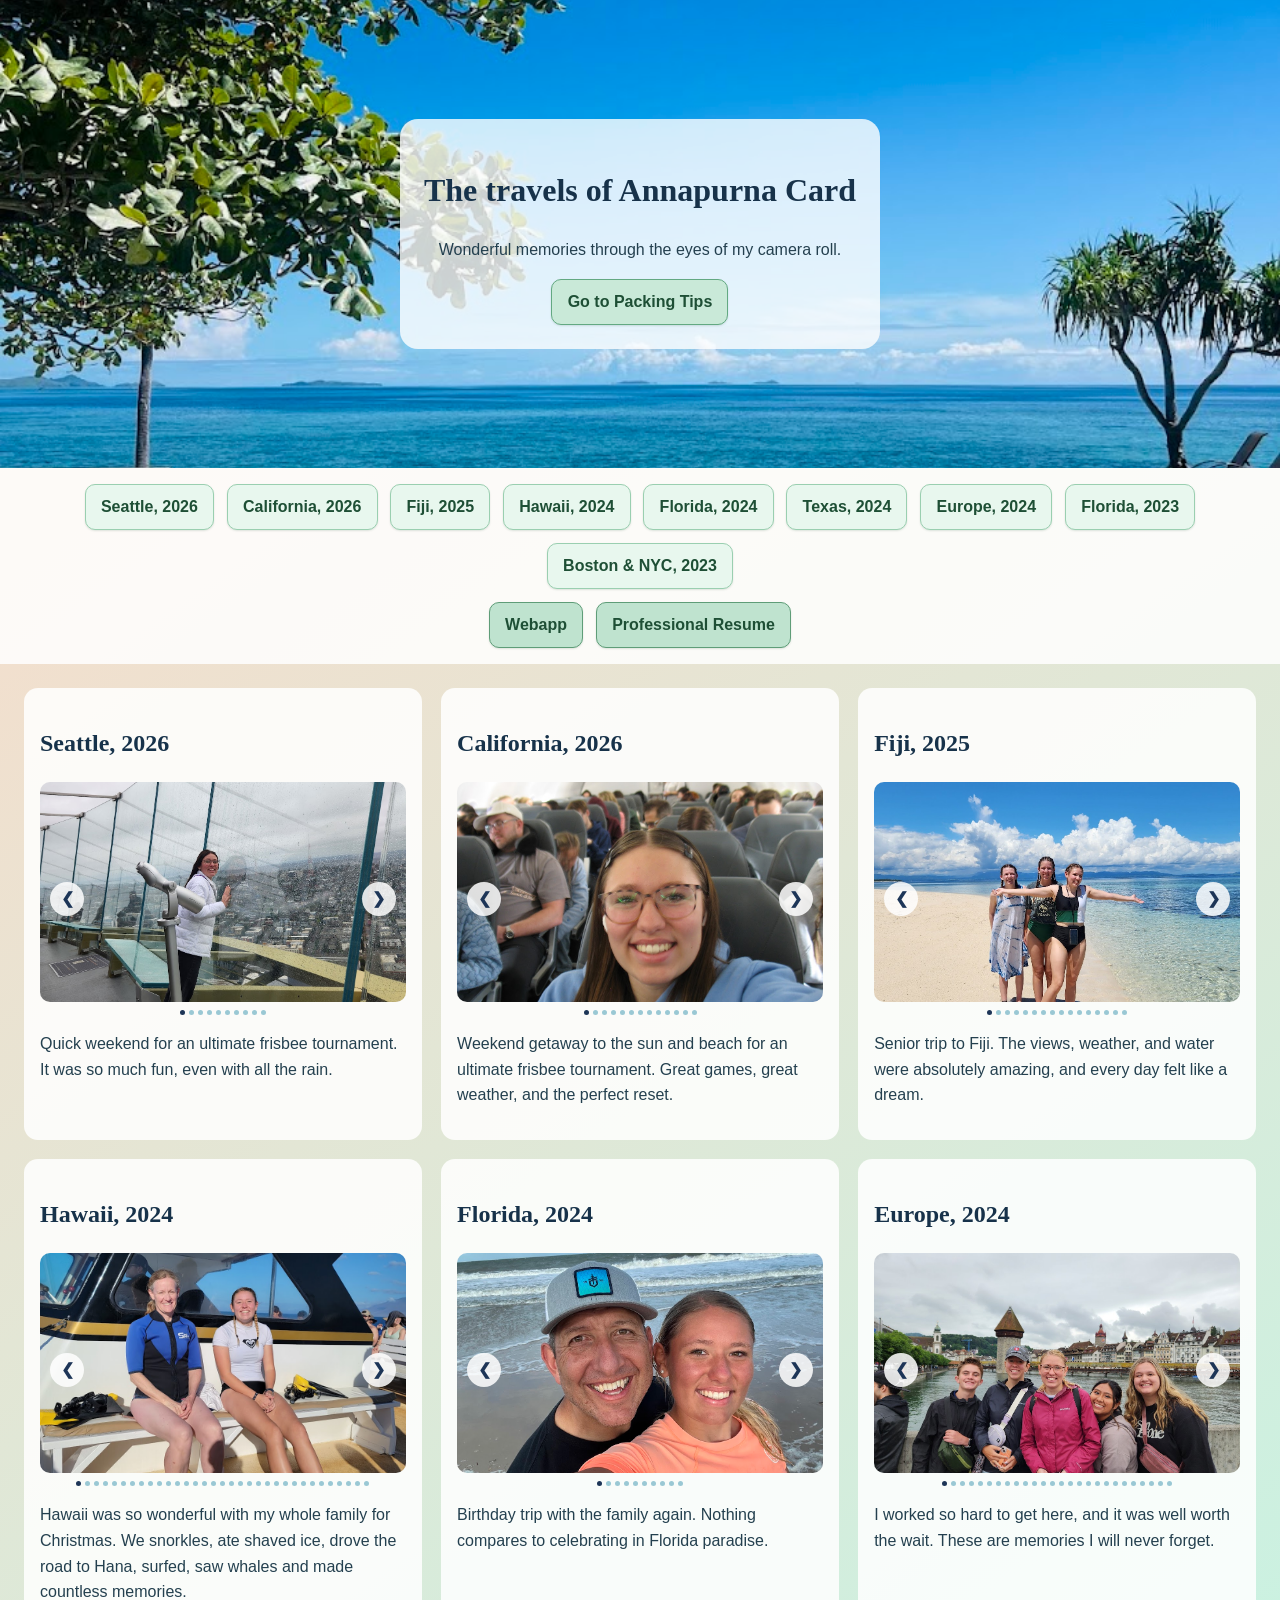
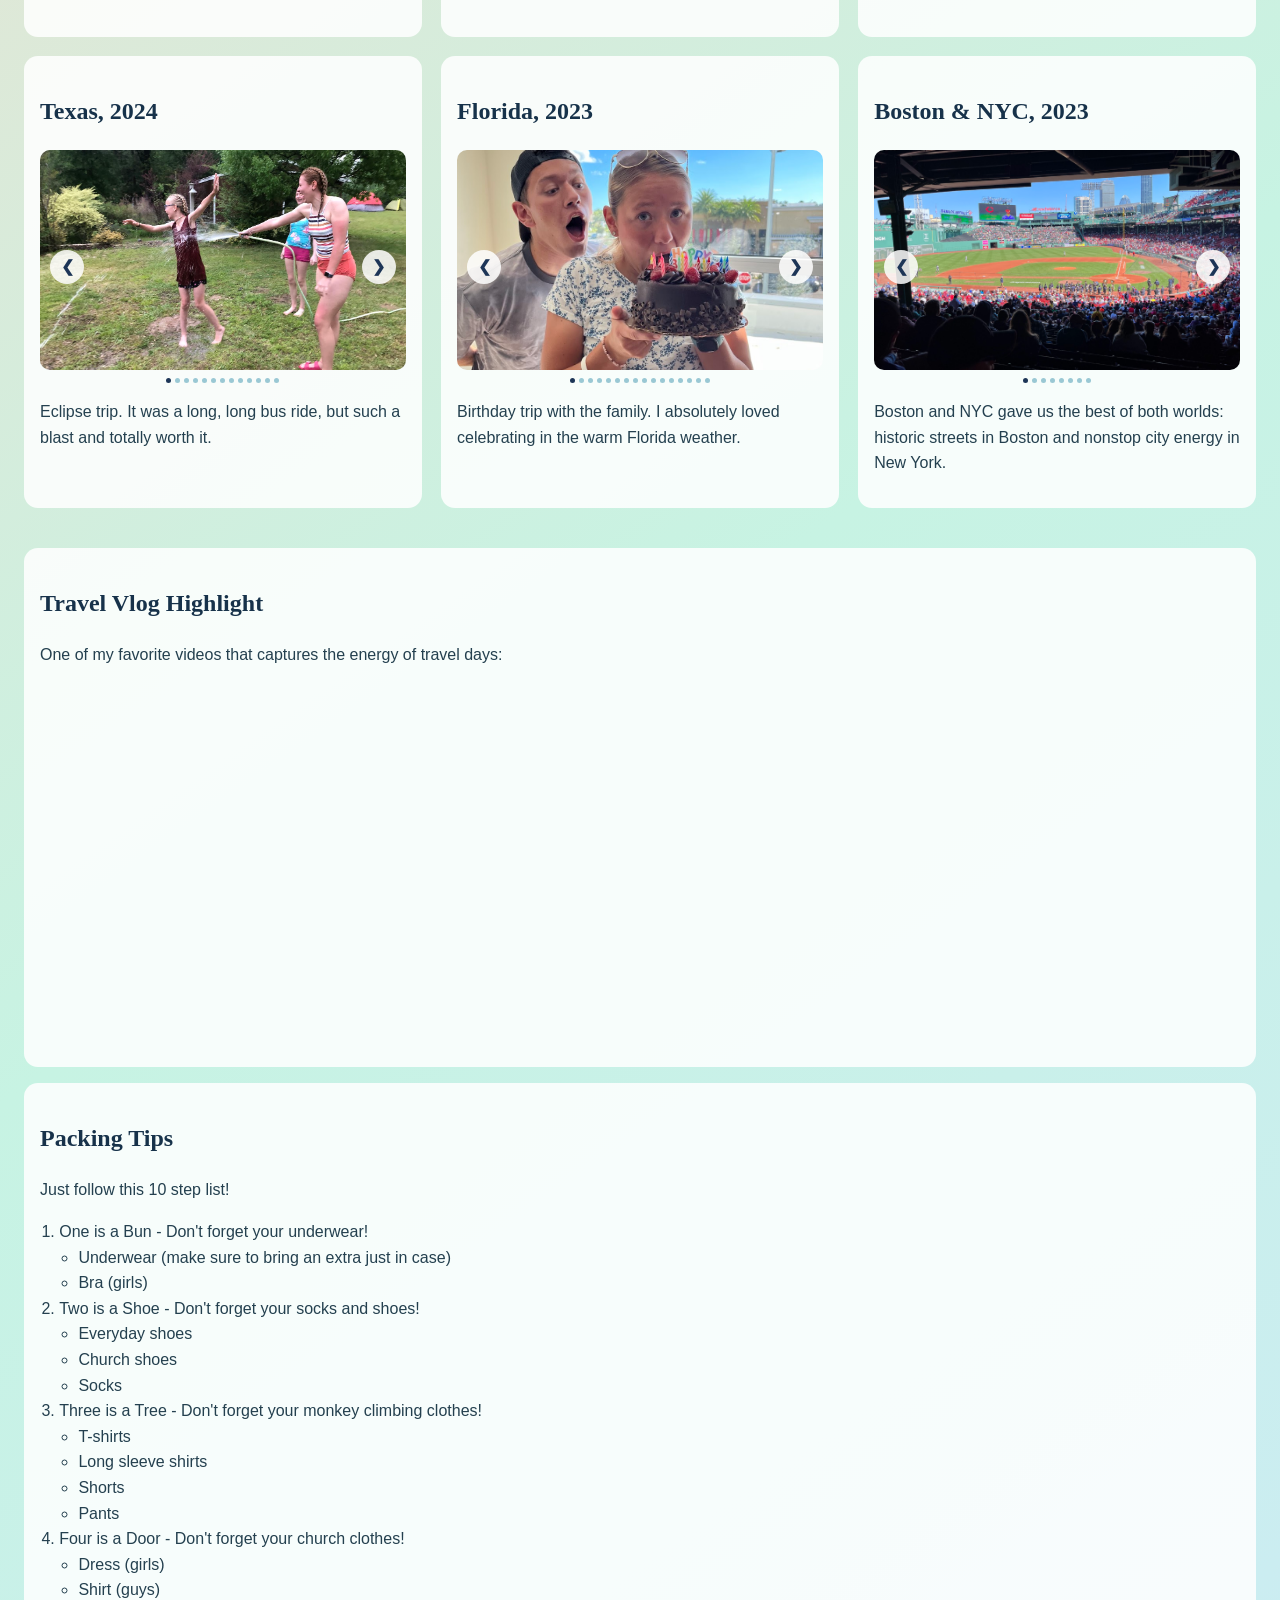
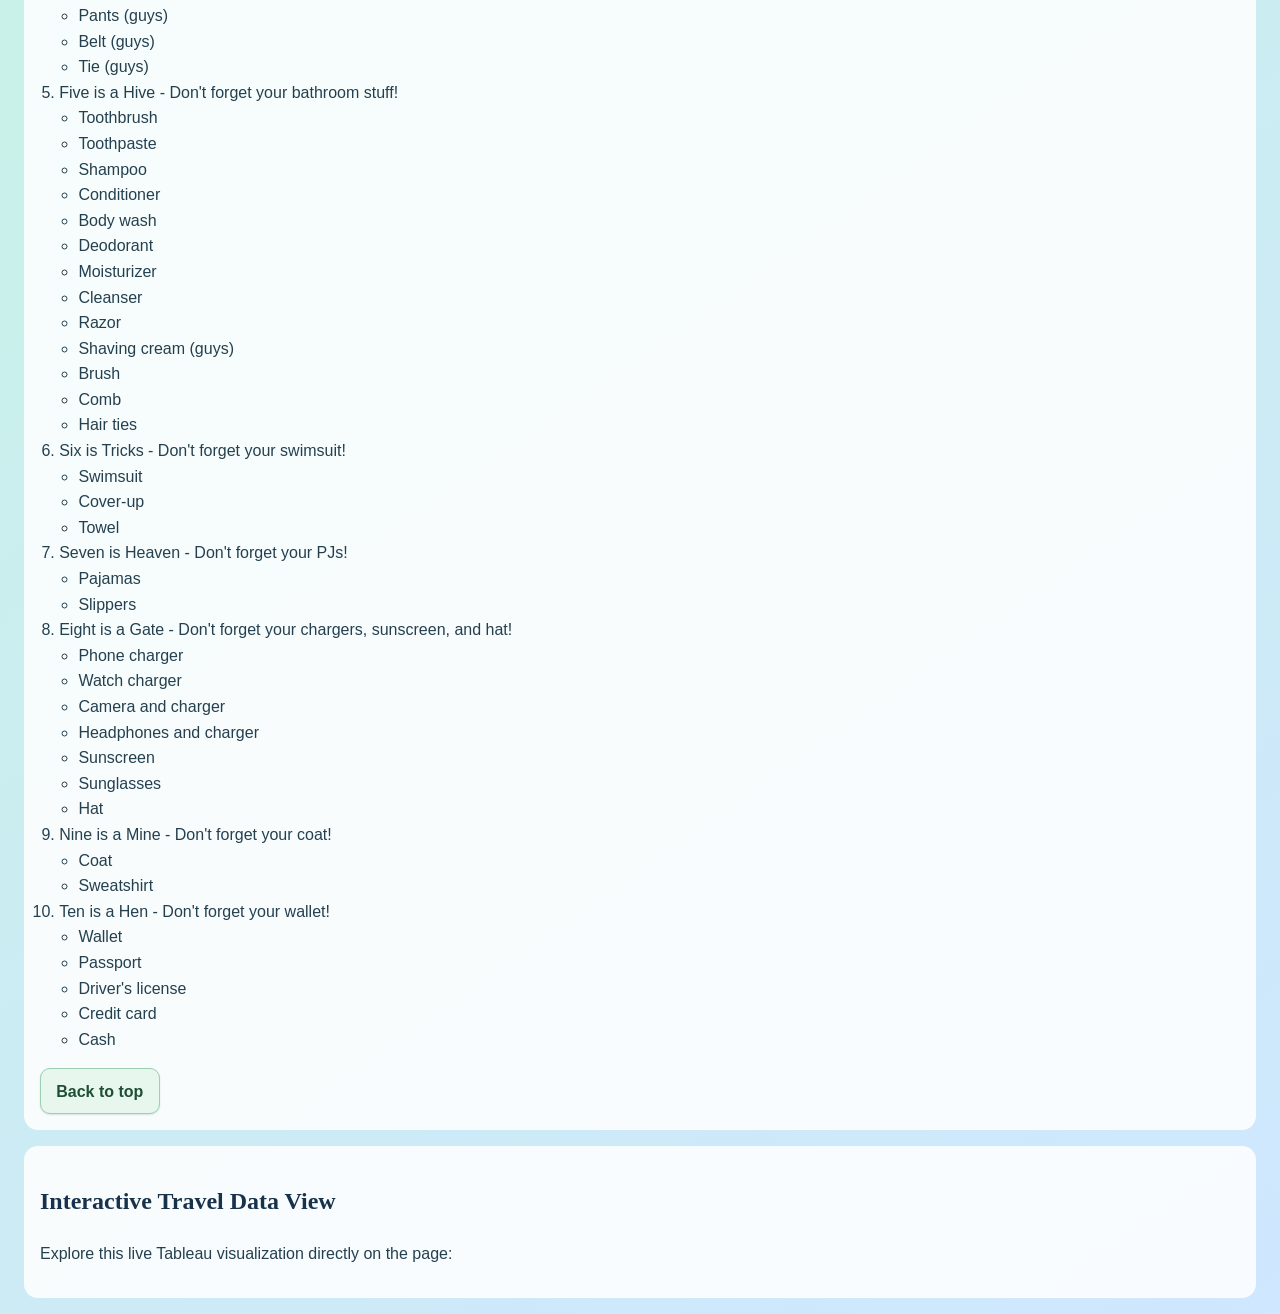
<file: index.html>
﻿<!DOCTYPE html>
<html lang="en">
<head>
  <meta charset="UTF-8" />
  <meta name="viewport" content="width=device-width, initial-scale=1.0" />
  <title>The travels of Annapurna Card | Travel Blog</title>
  <link rel="stylesheet" href="travel-styles.css" />
</head>
<body>
  <header class="hero">
    <div class="hero-overlay">
      <h1 id="top">The travels of Annapurna Card</h1>
      <p>Wonderful memories through the eyes of my camera roll.</p>
      <a class="cta-button" href="#packing-tips">Go to Packing Tips</a>
    </div>
  </header>

  <nav class="main-nav">
    <a class="nav-button" href="#seattle">Seattle, 2026</a>
    <a class="nav-button" href="#california">California, 2026</a>
    <a class="nav-button" href="#fiji">Fiji, 2025</a>
    <a class="nav-button" href="#hawaii">Hawaii, 2024</a>
    <a class="nav-button" href="#florida-2024">Florida, 2024</a>
    <a class="nav-button" href="#texas-2024">Texas, 2024</a>
    <a class="nav-button" href="#europe">Europe, 2024</a>
    <a class="nav-button" href="#florida-2023">Florida, 2023</a>
    <a class="nav-button" href="#boston-nyc-2023">Boston &amp; NYC, 2023</a>
    <div class="nav-secondary">
      <a class="nav-button alt" href="https://carda1-06.github.io/Baby-AFZ/" target="_blank" rel="noopener noreferrer">Webapp</a>
      <a class="nav-button alt" href="professional.html">Professional Resume</a>
    </div>
  </nav>

  <main>
    <div class="content-grid">
      <div class="location-card" id="seattle">
        <h2>Seattle, 2026</h2>
        <div class="carousel" data-carousel>
          <div class="carousel-track">
            <img class="carousel-slide active" src="images/all/seattle-1.jpg" alt="Seattle 2026 photo 1" />
            <img class="carousel-slide" src="images/all/seattle-2.jpg" alt="Seattle 2026 photo 2" />
            <img class="carousel-slide" src="images/all/seattle-3.jpg" alt="Seattle 2026 photo 3" />
            <img class="carousel-slide" src="images/all/seattle-4.jpg" alt="Seattle 2026 photo 4" />
            <img class="carousel-slide" src="images/all/seattle-5.jpg" alt="Seattle 2026 photo 5" />
            <img class="carousel-slide" src="images/all/seattle-6.jpg" alt="Seattle 2026 photo 6" />
            <img class="carousel-slide" src="images/all/seattle-7.jpg" alt="Seattle 2026 photo 7" />
            <img class="carousel-slide" src="images/all/seattle-8.jpg" alt="Seattle 2026 photo 8" />
            <img class="carousel-slide" src="images/all/seattle-9.jpg" alt="Seattle 2026 photo 9" />
            <img class="carousel-slide" src="images/all/seattle-10.jpg" alt="Seattle 2026 photo 10" />
          </div>
          <button class="carousel-btn prev" type="button" aria-label="Previous Seattle photo">&#10094;</button>
          <button class="carousel-btn next" type="button" aria-label="Next Seattle photo">&#10095;</button>
          <div class="carousel-dots"></div>
        </div>
        <p>
          Quick weekend for an ultimate frisbee tournament. It was so much fun, even
          with all the rain.
        </p>
      </div>

      <div class="location-card" id="california">
        <h2>California, 2026</h2>
        <div class="carousel" data-carousel>
          <div class="carousel-track">
            <img class="carousel-slide active" src="images/all/california-1.jpg" alt="California 2026 photo 1" />
            <img class="carousel-slide" src="images/all/california-2.jpg" alt="California 2026 photo 3" />
            <img class="carousel-slide" src="images/all/california-3.jpg" alt="California 2026 photo 4" />
            <img class="carousel-slide" src="images/all/california-4.jpg" alt="California 2026 photo 5" />
            <img class="carousel-slide" src="images/all/california-5.jpg" alt="California 2026 photo 6" />
            <img class="carousel-slide" src="images/all/california-6.jpg" alt="California 2026 photo 7" />
            <img class="carousel-slide" src="images/all/california-7.jpg" alt="California 2026 photo 8" />
            <img class="carousel-slide" src="images/all/california-8.jpg" alt="California 2026 photo 9" />
            <img class="carousel-slide" src="images/all/california-9.jpg" alt="California 2026 photo 10" />
            <img class="carousel-slide" src="images/all/california-10.jpg" alt="California 2026 photo 11" />
            <img class="carousel-slide" src="images/all/california-11.jpg" alt="California 2026 photo 12" />
            <img class="carousel-slide" src="images/all/california-12.jpg" alt="California 2026 photo 13" />
            <img class="carousel-slide" src="images/all/california-13.jpg" alt="California 2026 photo 14" />
          </div>
          <button class="carousel-btn prev" type="button" aria-label="Previous California photo">&#10094;</button>
          <button class="carousel-btn next" type="button" aria-label="Next California photo">&#10095;</button>
          <div class="carousel-dots"></div>
        </div>
        <p>
          Weekend getaway to the sun and beach for an ultimate frisbee tournament.
          Great games, great weather, and the perfect reset.
        </p>
      </div>

      <div class="location-card" id="fiji">
        <h2>Fiji, 2025</h2>
        <div class="carousel" data-carousel>
          <div class="carousel-track">
            <img class="carousel-slide active" src="images/all/fiji-1.jpg" alt="Fiji 2025 photo 1" />
            <img class="carousel-slide" src="images/all/fiji-2.jpg" alt="Fiji 2025 photo 2" />
            <img class="carousel-slide" src="images/all/fiji-3.jpg" alt="Fiji 2025 photo 3" />
            <img class="carousel-slide" src="images/all/fiji-4.jpg" alt="Fiji 2025 photo 4" />
            <img class="carousel-slide" src="images/all/fiji-5.jpg" alt="Fiji 2025 photo 5" />
            <img class="carousel-slide" src="images/all/fiji-6.jpg" alt="Fiji 2025 photo 6" />
            <img class="carousel-slide" src="images/all/fiji-7.jpg" alt="Fiji 2025 photo 7" />
            <img class="carousel-slide" src="images/all/fiji-8.jpg" alt="Fiji 2025 photo 8" />
            <img class="carousel-slide" src="images/all/fiji-9.jpg" alt="Fiji 2025 photo 9" />
            <img class="carousel-slide" src="images/all/fiji-10.jpg" alt="Fiji 2025 photo 10" />
            <img class="carousel-slide" src="images/all/fiji-11.jpg" alt="Fiji 2025 photo 11" />
            <img class="carousel-slide shift-up" src="images/all/fiji-12.jpg" alt="Fiji 2025 photo 12" />
            <img class="carousel-slide" src="images/all/fiji-13.jpg" alt="Fiji 2025 photo 13" />
            <img class="carousel-slide" src="images/all/fiji-14.jpg" alt="Fiji 2025 photo 14" />
            <img class="carousel-slide" src="images/all/fiji-15.jpg" alt="Fiji 2025 photo 15" />
            <img class="carousel-slide" src="images/all/fiji-16.jpg" alt="Fiji 2025 photo 16" />
          </div>
          <button class="carousel-btn prev" type="button" aria-label="Previous Fiji photo">&#10094;</button>
          <button class="carousel-btn next" type="button" aria-label="Next Fiji photo">&#10095;</button>
          <div class="carousel-dots"></div>
        </div>
        <p>
          Senior trip to Fiji. The views, weather, and water were absolutely amazing,
          and every day felt like a dream.
        </p>
      </div>

      <div class="location-card" id="hawaii">
        <h2>Hawaii, 2024</h2>
        <div class="carousel" data-carousel>
          <div class="carousel-track">
            <img class="carousel-slide active" src="images/all/hawaii-1.jpg" alt="Hawaii 2024 photo 1" />
            <img class="carousel-slide" src="images/all/hawaii-2.jpg" alt="Hawaii 2024 photo 2" />
            <img class="carousel-slide" src="images/all/hawaii-3.jpg" alt="Hawaii 2024 photo 3" />
            <img class="carousel-slide shift-up" src="images/all/hawaii-4.jpg" alt="Hawaii 2024 photo 4" />
            <img class="carousel-slide" src="images/all/hawaii-5.jpg" alt="Hawaii 2024 photo 5" />
            <img class="carousel-slide" src="images/all/hawaii-6.jpg" alt="Hawaii 2024 photo 6" />
            <img class="carousel-slide" src="images/all/hawaii-7.jpg" alt="Hawaii 2024 photo 7" />
            <img class="carousel-slide" src="images/all/hawaii-8.jpg" alt="Hawaii 2024 photo 9" />
            <img class="carousel-slide" src="images/all/hawaii-9.jpg" alt="Hawaii 2024 photo 10" />
            <img class="carousel-slide" src="images/all/hawaii-10.jpg" alt="Hawaii 2024 photo 11" />
            <img class="carousel-slide" src="images/all/hawaii-11.jpg" alt="Hawaii 2024 photo 12" />
            <img class="carousel-slide" src="images/all/hawaii-12.jpg" alt="Hawaii 2024 photo 13" />
            <img class="carousel-slide" src="images/all/hawaii-13.jpg" alt="Hawaii 2024 photo 14" />
            <img class="carousel-slide" src="images/all/hawaii-14.jpg" alt="Hawaii 2024 photo 15" />
            <img class="carousel-slide" src="images/all/hawaii-15.jpg" alt="Hawaii 2024 photo 16" />
            <img class="carousel-slide" src="images/all/hawaii-16.jpg" alt="Hawaii 2024 photo 17" />
            <img class="carousel-slide" src="images/all/hawaii-17.jpg" alt="Hawaii 2024 photo 18" />
            <img class="carousel-slide" src="images/all/hawaii-18.jpg" alt="Hawaii 2024 photo 19" />
            <img class="carousel-slide" src="images/all/hawaii-19.jpg" alt="Hawaii 2024 photo 20" />
            <img class="carousel-slide" src="images/all/hawaii-20.jpg" alt="Hawaii 2024 photo 21" />
            <img class="carousel-slide" src="images/all/hawaii-21.jpg" alt="Hawaii 2024 photo 22" />
            <img class="carousel-slide shift-up" src="images/all/hawaii-22.jpg" alt="Hawaii 2024 photo 23" />
            <img class="carousel-slide" src="images/all/hawaii-23.jpg" alt="Hawaii 2024 photo 24" />
            <img class="carousel-slide" src="images/all/hawaii-24.jpg" alt="Hawaii 2024 photo 25" />
            <img class="carousel-slide" src="images/all/hawaii-25.jpg" alt="Hawaii 2024 photo 26" />
            <img class="carousel-slide" src="images/all/hawaii-26.jpg" alt="Hawaii 2024 photo 27" />
            <img class="carousel-slide" src="images/all/hawaii-27.jpg" alt="Hawaii 2024 photo 28" />
            <img class="carousel-slide" src="images/all/hawaii-28.jpg" alt="Hawaii 2024 photo 29" />
            <img class="carousel-slide" src="images/all/hawaii-29.jpg" alt="Hawaii 2024 photo 30" />
            <img class="carousel-slide" src="images/all/hawaii-30.jpg" alt="Hawaii 2024 photo 31" />
            <img class="carousel-slide" src="images/all/hawaii-31.jpg" alt="Hawaii 2024 photo 32" />
            <img class="carousel-slide" src="images/all/hawaii-32.jpg" alt="Hawaii 2024 photo 33" />
            <img class="carousel-slide" src="images/all/hawaii-33.png" alt="Hawaii 2024 photo 34" />
          </div>
          <button class="carousel-btn prev" type="button" aria-label="Previous Hawaii photo">&#10094;</button>
          <button class="carousel-btn next" type="button" aria-label="Next Hawaii photo">&#10095;</button>
          <div class="carousel-dots"></div>
        </div>
        <p>
          Hawaii was so wonderful with my whole family for Christmas. We snorkles, ate shaved ice, drove the road to Hana, surfed, saw whales
          and made countless memories. 
        </p>
      </div>

      <div class="location-card" id="florida-2024">
        <h2>Florida, 2024</h2>
        <div class="carousel" data-carousel>
          <div class="carousel-track">
            <img class="carousel-slide active" src="images/all/florida-2024-1.jpg" alt="Florida 2024 photo 1" />
            <img class="carousel-slide" src="images/all/florida-2024-2.jpg" alt="Florida 2024 photo 2" />
            <img class="carousel-slide" src="images/all/florida-2024-3.jpg" alt="Florida 2024 photo 3" />
            <img class="carousel-slide" src="images/all/florida-2024-4.png" alt="Florida 2024 photo 4" />
            <img class="carousel-slide" src="images/all/florida-2024-5.jpg" alt="Florida 2024 photo 5" />
            <img class="carousel-slide" src="images/all/florida-2024-6.jpg" alt="Florida 2024 photo 6" />
            <img class="carousel-slide" src="images/all/florida-2024-7.jpg" alt="Florida 2024 photo 7" />
            <img class="carousel-slide" src="images/all/florida-2024-8.jpg" alt="Florida 2024 photo 8" />
            <img class="carousel-slide" src="images/all/florida-2024-9.jpg" alt="Florida 2024 photo 9" />
            <img class="carousel-slide" src="images/all/florida-2024-10.jpg" alt="Florida 2024 photo 10" />
          </div>
          <button class="carousel-btn prev" type="button" aria-label="Previous Florida 2024 photo">&#10094;</button>
          <button class="carousel-btn next" type="button" aria-label="Next Florida 2024 photo">&#10095;</button>
          <div class="carousel-dots"></div>
        </div>
        <p>
          Birthday trip with the family again. Nothing compares to celebrating in
          Florida paradise.
        </p>
      </div>

      <div class="location-card" id="europe">
        <h2>Europe, 2024</h2>
        <div class="carousel" data-carousel>
          <div class="carousel-track">
            <img class="carousel-slide active" src="images/all/europe-1.jpg" alt="Europe 2024 photo 1" />
            <img class="carousel-slide" src="images/all/europe-2.jpg" alt="Europe 2024 photo 2" />
            <img class="carousel-slide" src="images/all/europe-3.jpg" alt="Europe 2024 photo 3" />
            <img class="carousel-slide" src="images/all/europe-4.jpg" alt="Europe 2024 photo 4" />
            <img class="carousel-slide" src="images/all/europe-5.jpg" alt="Europe 2024 photo 5" />
            <img class="carousel-slide" src="images/all/europe-6.jpg" alt="Europe 2024 photo 6" />
            <img class="carousel-slide" src="images/all/europe-7.jpg" alt="Europe 2024 photo 7" />
            <img class="carousel-slide" src="images/all/europe-8.jpg" alt="Europe 2024 photo 8" />
            <img class="carousel-slide" src="images/all/europe-9.jpg" alt="Europe 2024 photo 9" />
            <img class="carousel-slide" src="images/all/europe-10.jpg" alt="Europe 2024 photo 10" />
            <img class="carousel-slide" src="images/all/europe-11.jpg" alt="Europe 2024 photo 11" />
            <img class="carousel-slide" src="images/all/europe-12.jpg" alt="Europe 2024 photo 12" />
            <img class="carousel-slide" src="images/all/europe-13.jpg" alt="Europe 2024 photo 13" />
            <img class="carousel-slide" src="images/all/europe-14.jpg" alt="Europe 2024 photo 14" />
            <img class="carousel-slide" src="images/all/europe-15.jpg" alt="Europe 2024 photo 15" />
            <img class="carousel-slide" src="images/all/europe-16.jpg" alt="Europe 2024 photo 16" />
            <img class="carousel-slide" src="images/all/europe-17.jpg" alt="Europe 2024 photo 17" />
            <img class="carousel-slide" src="images/all/europe-18.jpg" alt="Europe 2024 photo 18" />
            <img class="carousel-slide" src="images/all/europe-19.jpg" alt="Europe 2024 photo 19" />
            <img class="carousel-slide" src="images/all/europe-20.jpg" alt="Europe 2024 photo 20" />
            <img class="carousel-slide" src="images/all/europe-21.jpg" alt="Europe 2024 photo 21" />
            <img class="carousel-slide" src="images/all/europe-22.jpg" alt="Europe 2024 photo 22" />
            <img class="carousel-slide" src="images/all/europe-23.jpg" alt="Europe 2024 photo 23" />
            <img class="carousel-slide" src="images/all/europe-24.jpg" alt="Europe 2024 photo 24" />
            <img class="carousel-slide" src="images/all/europe-25.jpg" alt="Europe 2024 photo 25" />
            <img class="carousel-slide" src="images/all/europe-26.jpg" alt="Europe 2024 photo 26" />
          </div>
          <button class="carousel-btn prev" type="button" aria-label="Previous Europe photo">&#10094;</button>
          <button class="carousel-btn next" type="button" aria-label="Next Europe photo">&#10095;</button>
          <div class="carousel-dots"></div>
        </div>
        <p>
          I worked so hard to get here, and it was well worth the wait. These are
          memories I will never forget.
        </p>
      </div>

      <div class="location-card" id="texas-2024">
        <h2>Texas, 2024</h2>
        <div class="carousel" data-carousel>
          <div class="carousel-track">
            <img class="carousel-slide active" src="images/all/texas-2024-1.jpg" alt="Texas 2024 photo 1" />
            <img class="carousel-slide" src="images/all/texas-2024-2.jpg" alt="Texas 2024 photo 2" />
            <img class="carousel-slide" src="images/all/texas-2024-3.jpg" alt="Texas 2024 photo 3" />
            <img class="carousel-slide" src="images/all/texas-2024-4.jpg" alt="Texas 2024 photo 4" />
            <img class="carousel-slide" src="images/all/texas-2024-5.jpg" alt="Texas 2024 photo 5" />
            <img class="carousel-slide" src="images/all/texas-2024-6.jpg" alt="Texas 2024 photo 6" />
            <img class="carousel-slide" src="images/all/texas-2024-7.jpg" alt="Texas 2024 photo 7" />
            <img class="carousel-slide" src="images/all/texas-2024-8.jpg" alt="Texas 2024 photo 8" />
            <img class="carousel-slide" src="images/all/texas-2024-9.jpg" alt="Texas 2024 photo 9" />
            <img class="carousel-slide" src="images/all/texas-2024-10.jpg" alt="Texas 2024 photo 10" />
            <img class="carousel-slide" src="images/all/texas-2024-11.jpg" alt="Texas 2024 photo 11" />
            <img class="carousel-slide" src="images/all/texas-2024-12.jpg" alt="Texas 2024 photo 12" />
            <img class="carousel-slide" src="images/all/texas-2024-13.jpg" alt="Texas 2024 photo 13" />
          </div>
          <button class="carousel-btn prev" type="button" aria-label="Previous Texas photo">&#10094;</button>
          <button class="carousel-btn next" type="button" aria-label="Next Texas photo">&#10095;</button>
          <div class="carousel-dots"></div>
        </div>
        <p>
          Eclipse trip. It was a long, long bus ride, but such a blast and totally
          worth it.
        </p>
      </div>

      <div class="location-card" id="florida-2023">
        <h2>Florida, 2023</h2>
        <div class="carousel" data-carousel>
          <div class="carousel-track">
            <img class="carousel-slide active shift-up" src="images/all/florida-2023-4.jpg" alt="Florida 2023 photo 1" />
            <img class="carousel-slide" src="images/all/florida-2023-2.jpg" alt="Florida 2023 photo 2" />
            <img class="carousel-slide" src="images/all/florida-2023-3.jpg" alt="Florida 2023 photo 3" />
            <img class="carousel-slide" src="images/all/florida-2023-1.jpg" alt="Florida 2023 photo 4" />
            <img class="carousel-slide" src="images/all/florida-2023-5.jpg" alt="Florida 2023 photo 5" />
            <img class="carousel-slide" src="images/all/florida-2023-6.jpg" alt="Florida 2023 photo 6" />
            <img class="carousel-slide" src="images/all/florida-2023-7.jpg" alt="Florida 2023 photo 7" />
            <img class="carousel-slide" src="images/all/florida-2023-8.jpg" alt="Florida 2023 photo 8" />
            <img class="carousel-slide" src="images/all/florida-2023-9.jpg" alt="Florida 2023 photo 9" />
            <img class="carousel-slide" src="images/all/florida-2023-10.jpg" alt="Florida 2023 photo 10" />
            <img class="carousel-slide" src="images/all/florida-2023-11.jpg" alt="Florida 2023 photo 11" />
            <img class="carousel-slide" src="images/all/florida-2023-12.jpg" alt="Florida 2023 photo 12" />
            <img class="carousel-slide" src="images/all/florida-2023-13.jpg" alt="Florida 2023 photo 13" />
            <img class="carousel-slide" src="images/all/florida-2023-14.jpg" alt="Florida 2023 photo 14" />
            <img class="carousel-slide" src="images/all/florida-2023-15.jpg" alt="Florida 2023 photo 15" />
            <img class="carousel-slide shift-up" src="images/all/florida-2023-16.jpg" alt="Florida 2023 photo 16" />
          </div>
          <button class="carousel-btn prev" type="button" aria-label="Previous Florida 2023 photo">&#10094;</button>
          <button class="carousel-btn next" type="button" aria-label="Next Florida 2023 photo">&#10095;</button>
          <div class="carousel-dots"></div>
        </div>
        <p>
          Birthday trip with the family. I absolutely loved celebrating in the warm
          Florida weather.
        </p>
      </div>

      <div class="location-card" id="boston-nyc-2023">
        <h2>Boston &amp; NYC, 2023</h2>
        <div class="carousel" data-carousel>
          <div class="carousel-track">
            <img class="carousel-slide active" src="images/all/boston-nyc-2023-7.jpg" alt="Statue of Liberty visit during the Boston and NYC 2023 trip" />
            <img class="carousel-slide" src="images/all/boston-nyc-2023-8.jpg" alt="Boston and NYC 2023 trip photo" />
            <img class="carousel-slide" src="images/all/boston-nyc-2023-1.jpg" alt="New York waterfront skyline during the Boston and NYC 2023 trip" />
            <img class="carousel-slide" src="images/all/boston-nyc-2023-2.jpg" alt="Group photo in Boston during the 2023 trip" />
            <img class="carousel-slide" src="images/all/boston-nyc-2023-3.jpg" alt="Boston Marathon scene during the 2023 trip" />
            <img class="carousel-slide" src="images/all/boston-nyc-2023-4.jpg" alt="Times Square in New York City during the 2023 trip" />
            <img class="carousel-slide" src="images/all/boston-nyc-2023-5.jpg" alt="New York City skyline selfie from the 2023 trip" />
            <img class="carousel-slide" src="images/all/boston-nyc-2023-6.jpg" alt="Boston and NYC 2023 trip photo" />
          </div>
          <button class="carousel-btn prev" type="button" aria-label="Previous Boston and NYC photo">&#10094;</button>
          <button class="carousel-btn next" type="button" aria-label="Next Boston and NYC photo">&#10095;</button>
          <div class="carousel-dots"></div>
        </div>
        <p>
          Boston and NYC gave us the best of both worlds: historic streets in Boston
          and nonstop city energy in New York.
        </p>
      </div>
    </div>

    <div class="media-section">
      <h2>Travel Vlog Highlight</h2>
      <p>One of my favorite videos that captures the energy of travel days:</p>
      <iframe
        width="560"
        height="315"
        src="https://www.youtube.com/embed/mH0SHAM8suk?si=4f0q_Fjfeonb6sWp"
        title="YouTube video player"
        frameborder="0"
        allow="accelerometer; autoplay; clipboard-write; encrypted-media; gyroscope; picture-in-picture; web-share"
        referrerpolicy="strict-origin-when-cross-origin"
        allowfullscreen>
      </iframe>
    </div>

    <div class="tips-section" id="packing-tips">
      <h2>Packing Tips</h2>
      <p>Just follow this 10 step list!</p>
      <ol>
        <li>
          One is a Bun - Don't forget your underwear!
          <ul>
            <li>Underwear (make sure to bring an extra just in case)</li>
            <li>Bra (girls)</li>

          </ul>
        </li>
        <li>
          Two is a Shoe - Don't forget your socks and shoes!
          <ul>
            <li>Everyday shoes</li>
            <li>Church shoes</li>
            <li>Socks</li>
          </ul>
        </li>
        <li>
          Three is a Tree - Don't forget your monkey climbing clothes!
          <ul>
            <li>T-shirts</li>
            <li>Long sleeve shirts</li>
            <li>Shorts</li>
            <li>Pants</li>
          </ul>
        </li>
        <li> Four is a Door - Don't forget your church clothes!</li>
            <ul>
                <li>Dress (girls)</li>
                <li>Shirt (guys)</li>
                <li>Pants (guys)</li>
                <li>Belt (guys)</li>
                <li>Tie (guys)</li>
             </ul>
        <li>Five is a Hive - Don't forget your bathroom stuff!</li>
        <ul> 
            <li>Toothbrush</li> 
            <li>Toothpaste</li>
            <li>Shampoo</li>
            <li>Conditioner</li>
            <li>Body wash</li>
            <li>Deodorant</li>
            <li>Moisturizer</li>
            <li>Cleanser</li>
            <li>Razor</li>
            <li>Shaving cream (guys)</li>
            <li>Brush</li>
            <li>Comb</li>
            <li>Hair ties</li>
        </ul>
        <li>Six is Tricks - Don't forget your swimsuit!</li>
        <ul>
            <li>Swimsuit</li>
            <li>Cover-up</li>
            <li>Towel</li>
        </ul>
        <li>Seven is Heaven - Don't forget your PJs!</li>
        <ul>
            <li>Pajamas</li>
            <li>Slippers</li>
        </ul>
        <li>Eight is a Gate - Don't forget your chargers, sunscreen, and hat!</li>
        <ul>
            <li>Phone charger</li>
            <li>Watch charger</li>
            <li>Camera and charger</li>
            <li>Headphones and charger</li>
            <li>Sunscreen</li>
            <li>Sunglasses</li>
            <li>Hat</li>
        </ul>
        <li>Nine is a Mine - Don't forget your coat!</li>
        <ul>
            <li>Coat</li>
            <li>Sweatshirt</li>
        </ul>
        <li>Ten is a Hen - Don't forget your wallet!</li>
        <ul>
            <li>Wallet</li>
            <li>Passport</li>
            <li>Driver's license</li>
            <li>Credit card</li>
            <li>Cash</li>
        </ul>

      </ol>
      <a class="back-to-top" href="#top">Back to top</a>
    </div>

    <div class="tableau-section">
      <h2>Interactive Travel Data View</h2>
      <p>Explore this live Tableau visualization directly on the page:</p>
      <div class='tableauPlaceholder' id='viz1776193511182' style='position: relative'>
        <noscript>
          <a href='#'>
            <img alt=' ' src='https://public.tableau.com/static/images/Th/TheWorldsDependencyontheTravelIndustry/TheWorldsDependencyontheTravelIndustry/1_rss.png' style='border: none' />
          </a>
        </noscript>
        <object class='tableauViz' style='display:none;'>
          <param name='host_url' value='https%3A%2F%2Fpublic.tableau.com%2F' />
          <param name='embed_code_version' value='3' />
          <param name='site_root' value='' />
          <param name='name' value='TheWorldsDependencyontheTravelIndustry/TheWorldsDependencyontheTravelIndustry' />
          <param name='tabs' value='no' />
          <param name='toolbar' value='yes' />
          <param name='static_image' value='https://public.tableau.com/static/images/Th/TheWorldsDependencyontheTravelIndustry/TheWorldsDependencyontheTravelIndustry/1.png' />
          <param name='animate_transition' value='yes' />
          <param name='display_static_image' value='yes' />
          <param name='display_spinner' value='yes' />
          <param name='display_overlay' value='yes' />
          <param name='display_count' value='yes' />
          <param name='language' value='en-US' />
        </object>
      </div>
      <script type='text/javascript'>
        var divElement = document.getElementById('viz1776193511182');
        var vizElement = divElement.getElementsByTagName('object')[0];
        vizElement.style.width = '1350px';
        vizElement.style.height = '1027px';
        var scriptElement = document.createElement('script');
        scriptElement.src = 'https://public.tableau.com/javascripts/api/viz_v1.js';
        vizElement.parentNode.insertBefore(scriptElement, vizElement);
      </script>
    </div>
  </main>
  <script>

    const initializeCarousel = (carousel) => {
      const slides = Array.from(carousel.querySelectorAll(".carousel-slide"));
      const prevBtn = carousel.querySelector(".carousel-btn.prev");
      const nextBtn = carousel.querySelector(".carousel-btn.next");
      const dotsWrap = carousel.querySelector(".carousel-dots");

      if (!slides.length) {
        if (prevBtn) prevBtn.style.display = "none";
        if (nextBtn) nextBtn.style.display = "none";
        if (dotsWrap) dotsWrap.style.display = "none";
        return;
      }

      if (!prevBtn || !nextBtn || !dotsWrap) return;

      let index = slides.findIndex((slide) => slide.classList.contains("active"));
      if (index < 0) index = 0;
      slides.forEach((slide, i) => slide.classList.toggle("active", i === index));
      dotsWrap.innerHTML = "";

      const setActiveSlide = (newIndex) => {
        slides[index].classList.remove("active");
        dotsWrap.children[index].classList.remove("active");
        index = (newIndex + slides.length) % slides.length;
        slides[index].classList.add("active");
        dotsWrap.children[index].classList.add("active");
      };

      slides.forEach((_, i) => {
        const dot = document.createElement("button");
        dot.type = "button";
        dot.className = i === index ? "dot active" : "dot";
        dot.setAttribute("aria-label", "Go to slide " + (i + 1));
        dot.addEventListener("click", () => setActiveSlide(i));
        dotsWrap.appendChild(dot);
      });

      if (slides.length === 1) {
        prevBtn.style.display = "none";
        nextBtn.style.display = "none";
        dotsWrap.style.display = "none";
        return;
      }

      prevBtn.addEventListener("click", () => setActiveSlide(index - 1));
      nextBtn.addEventListener("click", () => setActiveSlide(index + 1));
    };

    const initializeCarousels = () => {
      const carousels = document.querySelectorAll("[data-carousel]");

      for (const carousel of carousels) {
        initializeCarousel(carousel);
      }
    };

    initializeCarousels();
  </script>
</body>
</html>
</file>
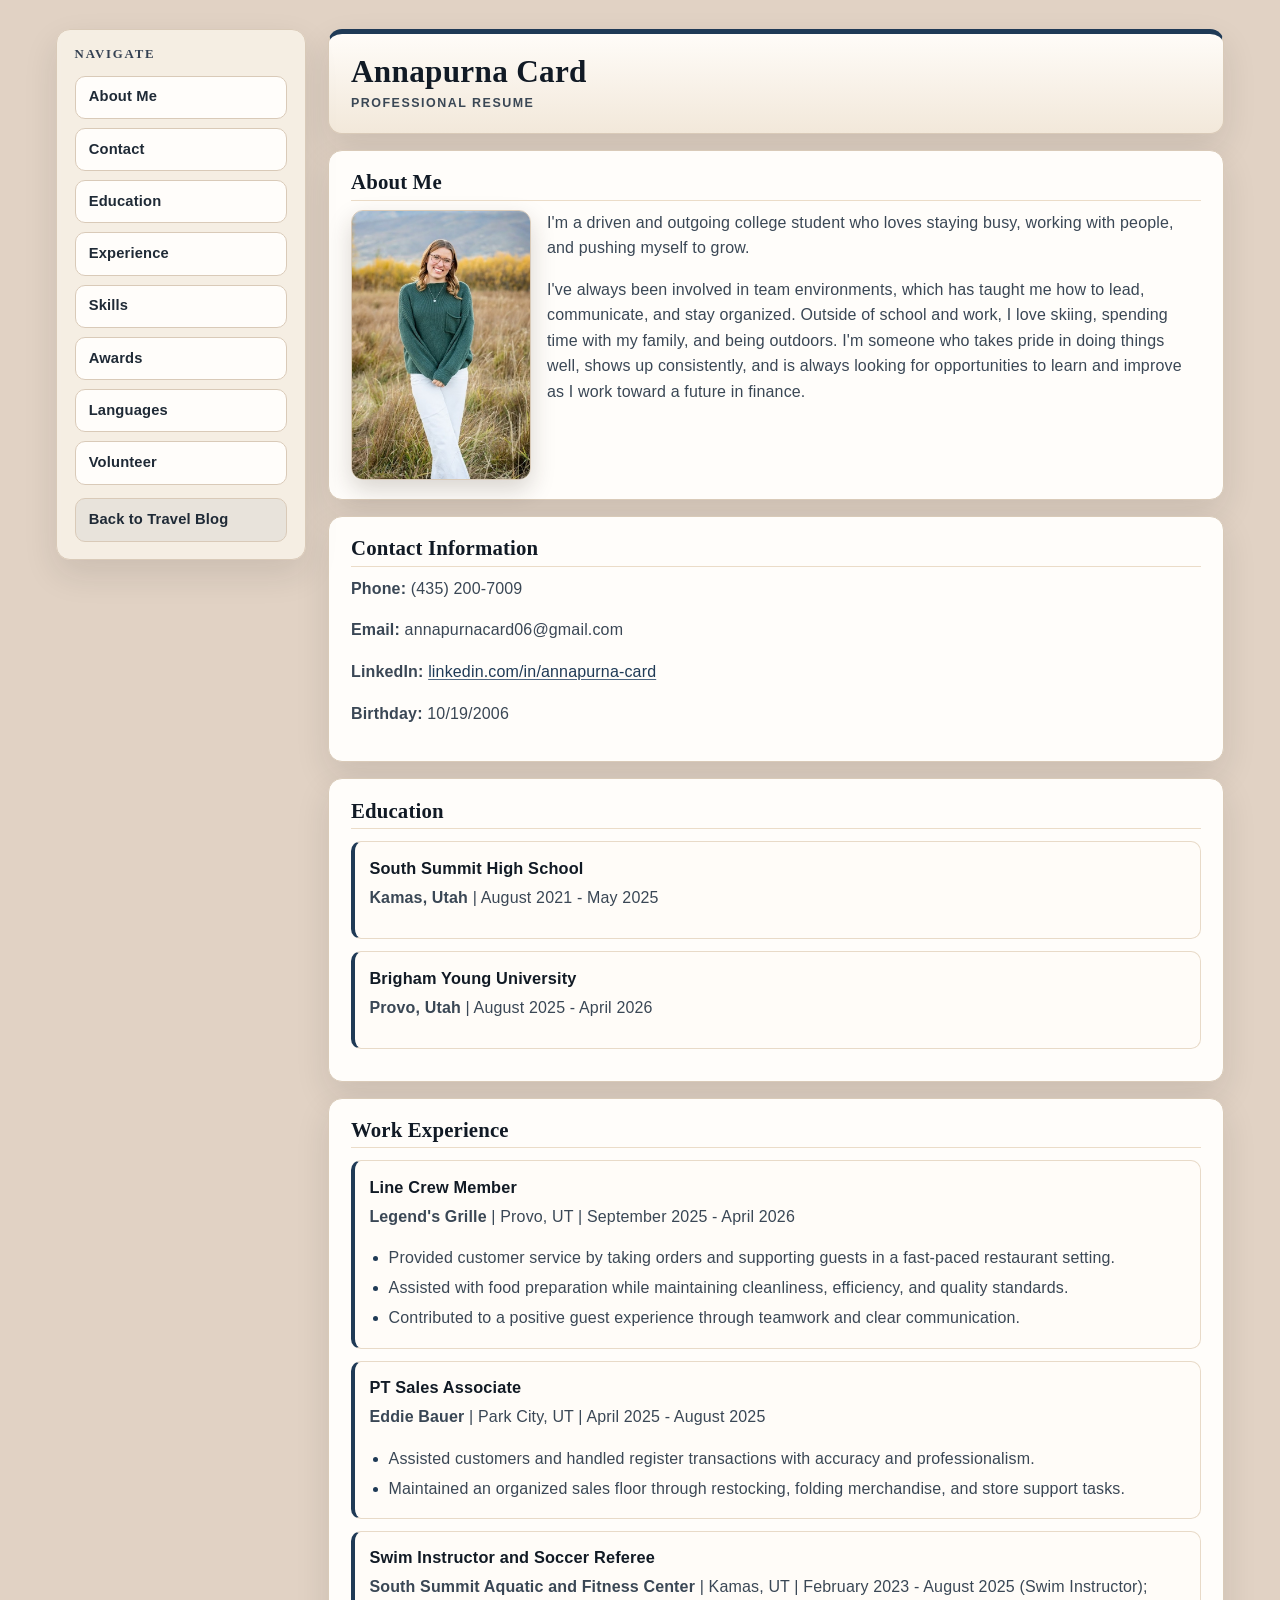
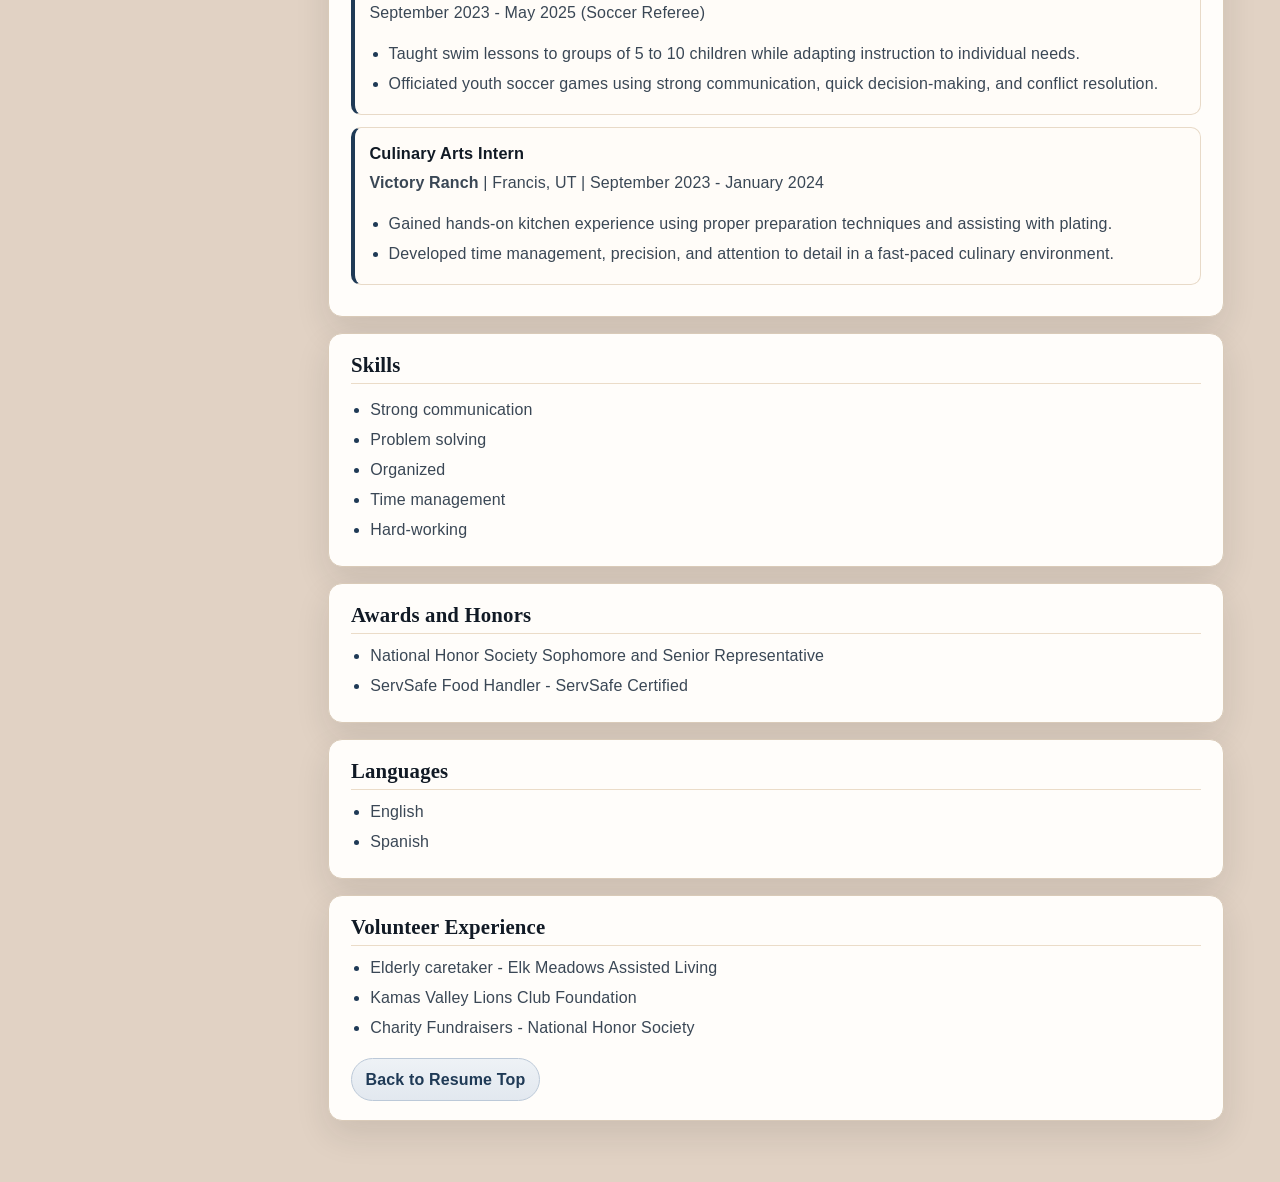
<file: professional.html>
﻿<!DOCTYPE html>
<html lang="en">
<head>
  <meta charset="UTF-8" />
  <meta name="viewport" content="width=device-width, initial-scale=1.0" />
  <title>Professional Resume</title>
  <link rel="stylesheet" href="professional-styles.css" />
</head>
<body class="professional-page">
  <main class="resume-wrapper" id="resume-top">
    <aside class="resume-sidebar" aria-label="Resume navigation">
      <h2>Navigate</h2>
      <nav class="resume-nav">
        <a class="resume-link" href="#about-me">About Me</a>
        <a class="resume-link" href="#contact-info">Contact</a>
        <a class="resume-link" href="#education">Education</a>
        <a class="resume-link" href="#experience">Experience</a>
        <a class="resume-link" href="#skills">Skills</a>
        <a class="resume-link" href="#awards">Awards</a>
        <a class="resume-link" href="#languages">Languages</a>
        <a class="resume-link" href="#volunteer">Volunteer</a>
      </nav>
      <a class="resume-link resume-link-alt" href="index.html">Back to Travel Blog</a>
    </aside>

    <div class="resume-content">
      <section class="resume-header">
        <h1>Annapurna Card</h1>
        <p>Professional Resume</p>
      </section>

      <section class="resume-section about-section" id="about-me">
        <h2>About Me</h2>
        <div class="about-layout">
          <img src="images/all/professional-2.jpg" alt="Portrait of Annapurna Card" />
          <div>
            <p>
              I'm a driven and outgoing college student who loves staying busy, working
              with people, and pushing myself to grow.
            </p>
            <p>
              I've always been involved in team environments, which has taught me how
              to lead, communicate, and stay organized. Outside of school and work, I
              love skiing, spending time with my family, and being outdoors. I'm someone
              who takes pride in doing things well, shows up consistently, and is always
              looking for opportunities to learn and improve as I work toward a future
              in finance.
            </p>
          </div>
        </div>
      </section>

      <section class="resume-section" id="contact-info">
        <h2>Contact Information</h2>
        <p><strong>Phone:</strong> (435) 200-7009</p>
        <p><strong>Email:</strong> annapurnacard06@gmail.com</p>
        <p><strong>LinkedIn:</strong> <a href="http://www.linkedin.com/in/annapurna-card" target="_blank" rel="noopener noreferrer">linkedin.com/in/annapurna-card</a></p>
        <p><strong>Birthday:</strong> 10/19/2006</p>
      </section>

      <section class="resume-section" id="education">
        <h2>Education</h2>
        <article>
          <h3>South Summit High School</h3>
          <p><strong>Kamas, Utah</strong> | August 2021 - May 2025</p>
        </article>
        <article>
          <h3>Brigham Young University</h3>
          <p><strong>Provo, Utah</strong> | August 2025 - April 2026</p>
        </article>
      </section>

      <section class="resume-section" id="experience">
        <h2>Work Experience</h2>
        <article>
          <h3>Line Crew Member</h3>
          <p><strong>Legend's Grille</strong> | Provo, UT | September 2025 - April 2026</p>
          <ul>
            <li>Provided customer service by taking orders and supporting guests in a fast-paced restaurant setting.</li>
            <li>Assisted with food preparation while maintaining cleanliness, efficiency, and quality standards.</li>
            <li>Contributed to a positive guest experience through teamwork and clear communication.</li>
          </ul>
        </article>
        <article>
          <h3>PT Sales Associate</h3>
          <p><strong>Eddie Bauer</strong> | Park City, UT | April 2025 - August 2025</p>
          <ul>
            <li>Assisted customers and handled register transactions with accuracy and professionalism.</li>
            <li>Maintained an organized sales floor through restocking, folding merchandise, and store support tasks.</li>
          </ul>
        </article>
        <article>
          <h3>Swim Instructor and Soccer Referee</h3>
          <p><strong>South Summit Aquatic and Fitness Center</strong> | Kamas, UT | February 2023 - August 2025 (Swim Instructor); September 2023 - May 2025 (Soccer Referee)</p>
          <ul>
            <li>Taught swim lessons to groups of 5 to 10 children while adapting instruction to individual needs.</li>
            <li>Officiated youth soccer games using strong communication, quick decision-making, and conflict resolution.</li>
          </ul>
        </article>
        <article>
          <h3>Culinary Arts Intern</h3>
          <p><strong>Victory Ranch</strong> | Francis, UT | September 2023 - January 2024</p>
          <ul>
            <li>Gained hands-on kitchen experience using proper preparation techniques and assisting with plating.</li>
            <li>Developed time management, precision, and attention to detail in a fast-paced culinary environment.</li>
          </ul>
        </article>
      </section>

      <section class="resume-section" id="skills">
        <h2>Skills</h2>
        <div class="skills-grid">
          <div>
            <ul>
              <li>Strong communication</li>
              <li>Problem solving</li>
              <li>Organized</li>
              <li>Time management</li>
              <li>Hard-working</li>
            </ul>
          </div>
        </div>
      </section>

      <section class="resume-section" id="awards">
        <h2>Awards and Honors</h2>
        <ul>
          <li>National Honor Society Sophomore and Senior Representative</li>
          <li>ServSafe Food Handler - ServSafe Certified</li>
        </ul>
      </section>

      <section class="resume-section" id="languages">
        <h2>Languages</h2>
        <ul>
          <li>English</li>
          <li>Spanish</li>
        </ul>
      </section>

      <section class="resume-section" id="volunteer">
        <h2>Volunteer Experience</h2>
        <ul>
          <li>Elderly caretaker - Elk Meadows Assisted Living</li>
          <li>Kamas Valley Lions Club Foundation</li>
          <li>Charity Fundraisers - National Honor Society</li>
        </ul>
        <a class="back-to-top" href="#resume-top">Back to Resume Top</a>
      </section>
    </div>
  </main>
  <script>
    if (window.location.hash) {
      history.replaceState(null, "", window.location.pathname + window.location.search);
    }
    window.scrollTo(0, 0);
  </script>
</body>
</html>
</file>
<file: travel-styles.css>
﻿:root {
  --pastel-peach: #ffd9c7;
  --pastel-mint: #c7f3e3;
  --pastel-sky: #cfe7ff;
  --pastel-sun: #fff1a8;
  --ink: #24404f;
  --white: #ffffff;
}

* {
  box-sizing: border-box;
}

body {
  margin: 0;
  font-family: "Trebuchet MS", "Segoe UI", sans-serif;
  color: var(--ink);
  background: linear-gradient(145deg, var(--pastel-peach), var(--pastel-mint), var(--pastel-sky));
  line-height: 1.6;
}

html {
  scroll-behavior: smooth;
  scroll-padding-top: 16px;
}

.hero {
  min-height: 52vh;
  background-image: url("images/all/backgrounds-1.jpg");
  background-size: cover;
  background-position: center;
  display: flex;
  align-items: center;
  justify-content: center;
  text-align: center;
  padding: 2rem;
}

.hero-overlay {
  background: rgba(255, 255, 255, 0.8);
  border-radius: 18px;
  padding: 1.5rem;
  max-width: 720px;
}

.main-nav {
  display: flex;
  flex-wrap: wrap;
  justify-content: center;
  gap: 0.8rem;
  padding: 1rem;
  background: rgba(255, 255, 255, 0.85);
  position: static;
}

.nav-secondary {
  width: 100%;
  display: flex;
  justify-content: center;
  gap: 0.8rem;
}

.nav-button,
.cta-button,
.back-to-top {
  text-decoration: none;
  background: #e8f7ee;
  color: #1e4f35;
  font-weight: 600;
  border-radius: 10px;
  padding: 0.58rem 0.95rem;
  display: inline-block;
  border: 1px solid #9acfb0;
  box-shadow: 0 1px 2px rgba(30, 79, 53, 0.14);
  transition: background-color 0.18s ease, border-color 0.18s ease, transform 0.18s ease;
}

.nav-button:hover,
.nav-button:focus-visible,
.cta-button:hover,
.cta-button:focus-visible,
.back-to-top:hover,
.back-to-top:focus-visible {
  background: #d7f0e2;
  border-color: #79b895;
  transform: translateY(-1px);
}

.nav-button.alt {
  background: #bfe3cf;
  border-color: #5f9d78;
}

.cta-button {
  background: #c9e9d8;
  border-color: #63a982;
}

.content-grid {
  display: grid;
  grid-template-columns: repeat(3, minmax(0, 1fr));
  gap: 1.2rem;
  padding: 1.5rem;
  max-width: 1300px;
  margin: 0 auto;
}

.location-card,
.media-section,
.tips-section,
.tableau-section {
  background: rgba(255, 255, 255, 0.86);
  border-radius: 14px;
  padding: 1rem;
}

.location-card {
  margin: 0;
  scroll-margin-top: 16px;
}

.media-section,
.tips-section,
.tableau-section {
  margin: 1rem 1.5rem;
}

.location-card img {
  width: 100%;
  height: 220px;
  object-fit: cover;
  border-radius: 10px;
}

.carousel {
  position: relative;
  margin-bottom: 0.6rem;
}

.carousel-track {
  position: relative;
  min-height: 220px;
}

.carousel-slide {
  width: 100%;
  height: 220px;
  object-fit: cover;
  border-radius: 10px;
  display: none;
}

.carousel-slide.active {
  display: block;
}

.carousel-slide.shift-up {
  object-position: center 35%;
}

#florida-2023 .carousel-slide {
  object-fit: cover;
  object-position: center 62%;
}

#florida-2023 .carousel-slide.shift-up {
  object-position: center 42%;
}

.carousel-btn {
  position: absolute;
  top: 50%;
  transform: translateY(-50%);
  border: none;
  border-radius: 999px;
  width: 34px;
  height: 34px;
  cursor: pointer;
  background: rgba(255, 255, 255, 0.85);
  color: #1d3557;
  font-size: 1rem;
  font-weight: 700;
}

.carousel-btn.prev {
  left: 10px;
}

.carousel-btn.next {
  right: 10px;
}

.carousel-dots {
  display: flex;
  justify-content: center;
  gap: 0.25rem;
  margin-top: 0.5rem;
}

.dot {
  width: 5px;
  height: 5px;
  aspect-ratio: 1 / 1;
  display: block;
  flex: 0 0 auto;
  padding: 0;
  border-radius: 50%;
  border: 0;
  background: #9ac8d4;
  cursor: pointer;
}

.dot.active {
  background: #1d3557;
}

.resume-wrapper {
  max-width: 980px;
  margin: 2rem auto 3rem;
  padding: 0 1rem;
}

.resume-header,
.resume-section {
  background: rgba(255, 255, 255, 0.9);
  border-radius: 14px;
  padding: 1.2rem;
  margin-bottom: 1rem;
}

.resume-nav {
  display: flex;
  flex-wrap: wrap;
  gap: 0.7rem;
  margin-top: 0.8rem;
}

.resume-section h3 {
  margin-bottom: 0.2rem;
  color: #1d3557;
}

.resume-section p {
  margin-top: 0;
}

.skills-grid {
  display: grid;
  gap: 1rem;
  grid-template-columns: repeat(auto-fit, minmax(220px, 1fr));
}

.media-section iframe {
  width: 100%;
  min-height: 360px;
  border-radius: 10px;
}

h1,
h2 {
  font-family: Georgia, "Times New Roman", serif;
  color: #17324a;
}

ol,
ul {
  padding-left: 1.2rem;
}

@media (max-width: 680px) {
  .content-grid {
    grid-template-columns: 1fr;
  }

  .hero {
    min-height: 42vh;
  }

  .location-card,
  .media-section,
  .tips-section,
  .tableau-section {
    margin: 1rem;
  }

  .resume-wrapper {
    margin-top: 1rem;
  }
}

@media (min-width: 681px) and (max-width: 1050px) {
  .content-grid {
    grid-template-columns: repeat(2, minmax(0, 1fr));
  }
}

body.professional-page {
  font-family: "Segoe UI", Tahoma, Arial, sans-serif;
  color: #1f2a37;
  background: #eef2f6;
}

.professional-page h1,
.professional-page h2 {
  font-family: "Cambria", "Times New Roman", serif;
  color: #223247;
}

.professional-page .resume-wrapper {
  max-width: 1200px;
  margin: 1.5rem auto 2.5rem;
  padding: 0 1rem;
  display: grid;
  grid-template-columns: 250px minmax(0, 1fr);
  gap: 1.2rem;
  align-items: start;
}

.professional-page .resume-sidebar {
  position: sticky;
  top: 1rem;
  background: #f7f9fb;
  border: 1px solid #d3dce6;
  border-radius: 10px;
  padding: 1rem;
}

.professional-page .resume-sidebar h2 {
  margin: 0 0 0.8rem;
  font-size: 1rem;
  letter-spacing: 0.02em;
  text-transform: uppercase;
}

.professional-page .resume-nav {
  display: flex;
  flex-direction: column;
  gap: 0.55rem;
  margin: 0 0 0.85rem;
}

.professional-page .resume-link {
  display: block;
  text-decoration: none;
  color: #1f2a37;
  background: #ffffff;
  border: 1px solid #ccd7e3;
  border-radius: 8px;
  padding: 0.5rem 0.7rem;
  font-weight: 600;
}

.professional-page .resume-link:hover,
.professional-page .resume-link:focus-visible {
  background: #eaf0f7;
  border-color: #aabdd2;
}

.professional-page .resume-link-alt {
  background: #dce8f3;
}

.professional-page .resume-content {
  min-width: 0;
}

.professional-page .resume-header,
.professional-page .resume-section {
  background: #ffffff;
  border: 1px solid #d3dce6;
  border-radius: 10px;
  padding: 1.15rem 1.25rem;
  margin-bottom: 0.9rem;
  box-shadow: 0 1px 2px rgba(16, 24, 40, 0.05);
}

.professional-page .resume-header p,
.professional-page .resume-section p,
.professional-page .resume-section li {
  color: #324256;
}

.professional-page .resume-section h3 {
  color: #223247;
}

.professional-page .back-to-top {
  margin-top: 0.6rem;
  background: #e6edf5;
  border: 1px solid #bfd0e2;
  color: #1f2a37;
  padding: 0.45rem 0.8rem;
  border-radius: 8px;
  font-weight: 600;
}

@media (max-width: 900px) {
  .professional-page .resume-wrapper {
    grid-template-columns: 1fr;
  }

  .professional-page .resume-sidebar {
    position: static;
  }
}
</file>
<file: professional-styles.css>
:root {
  --bg: #e1d2c4;
  --bg-wash: #f6eee7;
  --surface: #fffdfa;
  --surface-soft: #f5eee5;
  --text: #1f2a36;
  --text-muted: #3a4755;
  --heading: #111a25;
  --border: #d9cab8;
  --border-strong: #ad957c;
  --accent: #1f3a56;
  --accent-soft: #e8e3db;
  --shadow: 0 14px 34px rgba(26, 28, 31, 0.11);
}

* {
  box-sizing: border-box;
}

html {
  scroll-behavior: smooth;
  scroll-padding-top: 16px;
}

body {
  margin: 0;
  font-family: "Avenir Next", "Segoe UI", "Trebuchet MS", sans-serif;
  color: var(--text);
  background: var(--bg);
  line-height: 1.6;
  letter-spacing: 0.01em;
}

h1,
h2 {
  font-family: "Baskerville", "Palatino Linotype", "Times New Roman", serif;
  color: var(--heading);
  line-height: 1.2;
}

.resume-wrapper {
  max-width: 1200px;
  margin: 1.8rem auto 2.8rem;
  padding: 0 1rem;
  display: grid;
  grid-template-columns: 250px minmax(0, 1fr);
  gap: 1.4rem;
  align-items: start;
}

.resume-sidebar {
  position: sticky;
  top: 1rem;
  background: rgba(248, 241, 231, 0.9);
  border: 1px solid var(--border);
  border-radius: 14px;
  padding: 1.1rem;
  box-shadow: var(--shadow);
  backdrop-filter: blur(2px);
}

.resume-sidebar h2 {
  margin: 0 0 0.8rem;
  font-size: 0.8rem;
  letter-spacing: 0.14em;
  text-transform: uppercase;
  color: #344152;
}

.resume-nav {
  display: flex;
  flex-direction: column;
  gap: 0.55rem;
  margin: 0 0 0.85rem;
}

.resume-link {
  display: block;
  text-decoration: none;
  color: var(--text);
  background: var(--surface);
  border: 1px solid var(--border);
  border-radius: 10px;
  padding: 0.56rem 0.82rem;
  font-weight: 650;
  font-size: 0.92rem;
  transition: transform 0.2s ease, border-color 0.2s ease, background 0.2s ease, box-shadow 0.2s ease;
}

.resume-link:hover,
.resume-link:focus-visible {
  background: #f5f1eb;
  border-color: var(--border-strong);
  transform: translateX(3px);
  box-shadow: 0 8px 16px rgba(31, 39, 49, 0.1);
}

.resume-link-alt {
  background: var(--accent-soft);
}

.resume-content {
  min-width: 0;
}

.resume-header,
.resume-section {
  background: var(--surface);
  border: 1px solid var(--border);
  border-radius: 14px;
  padding: 1.2rem 1.35rem;
  margin-bottom: 1rem;
  box-shadow: var(--shadow);
}

.resume-header {
  background: linear-gradient(180deg, #fffcf8, #f2e8da);
  border-top: 5px solid var(--accent);
}

.resume-header h1 {
  margin: 0;
  font-size: clamp(1.95rem, 2.4vw, 2.55rem);
  letter-spacing: 0.01em;
}

.resume-header p {
  margin: 0.2rem 0 0;
  letter-spacing: 0.12em;
  text-transform: uppercase;
  font-weight: 700;
  color: #405065;
  font-size: 0.78rem;
}

.resume-header p,
.resume-section p,
.resume-section li {
  color: var(--text-muted);
}

.resume-section h3 {
  margin-top: 0;
  margin-bottom: 0.25rem;
  color: var(--heading);
  font-size: 1.02rem;
}

.resume-section h2 {
  margin-top: 0;
  margin-bottom: 0.55rem;
  padding-bottom: 0.3rem;
  border-bottom: 1px solid #ebdcc8;
  font-size: 1.3rem;
}

.about-layout {
  display: grid;
  grid-template-columns: 180px minmax(0, 1fr);
  gap: 1rem;
  align-items: start;
}

.about-layout img {
  width: 100%;
  max-width: 180px;
  border-radius: 12px;
  border: 1px solid var(--border);
  object-fit: cover;
  box-shadow: 0 10px 24px rgba(44, 31, 20, 0.18);
}

.resume-section p {
  margin-top: 0;
}

.resume-section article {
  padding: 0.76rem 0.9rem;
  margin: 0.75rem 0;
  background: #fffcf8;
  border: 1px solid #e8dac8;
  border-left: 4px solid var(--accent);
  border-radius: 10px;
}

.skills-grid {
  display: grid;
  gap: 1rem;
  grid-template-columns: repeat(auto-fit, minmax(220px, 1fr));
}

#skills .skills-grid {
  gap: 0;
}

.resume-section ul,
.resume-section ol {
  margin-top: 0.25rem;
  margin-bottom: 0;
}

.resume-section li {
  margin-bottom: 0.28rem;
}

.resume-section ::marker {
  color: var(--accent);
}

ol,
ul {
  padding-left: 1.2rem;
}

.back-to-top {
  margin-top: 0.8rem;
  text-decoration: none;
  display: inline-block;
  background: linear-gradient(180deg, #eef2f6, #e2e8ef);
  border: 1px solid #bcc9d8;
  color: #223246;
  padding: 0.48rem 0.84rem;
  border-radius: 999px;
  font-weight: 600;
  transition: transform 0.2s ease, box-shadow 0.2s ease;
}

.back-to-top:hover,
.back-to-top:focus-visible {
  transform: translateY(-1px);
  box-shadow: 0 8px 16px rgba(28, 39, 53, 0.15);
}

.resume-section a {
  color: #1f3a56;
  text-decoration-color: #4e6782;
  text-underline-offset: 2px;
}

.resume-section a:hover,
.resume-section a:focus-visible {
  color: #15293f;
}

@media (prefers-reduced-motion: reduce) {
  *,
  *::before,
  *::after {
    transition: none !important;
  }
}

@media (max-width: 900px) {
  .resume-wrapper {
    grid-template-columns: 1fr;
  }

  .resume-sidebar {
    position: static;
  }

  .about-layout {
    grid-template-columns: 1fr;
  }

  .about-layout img {
    max-width: 240px;
  }
}
</file>
